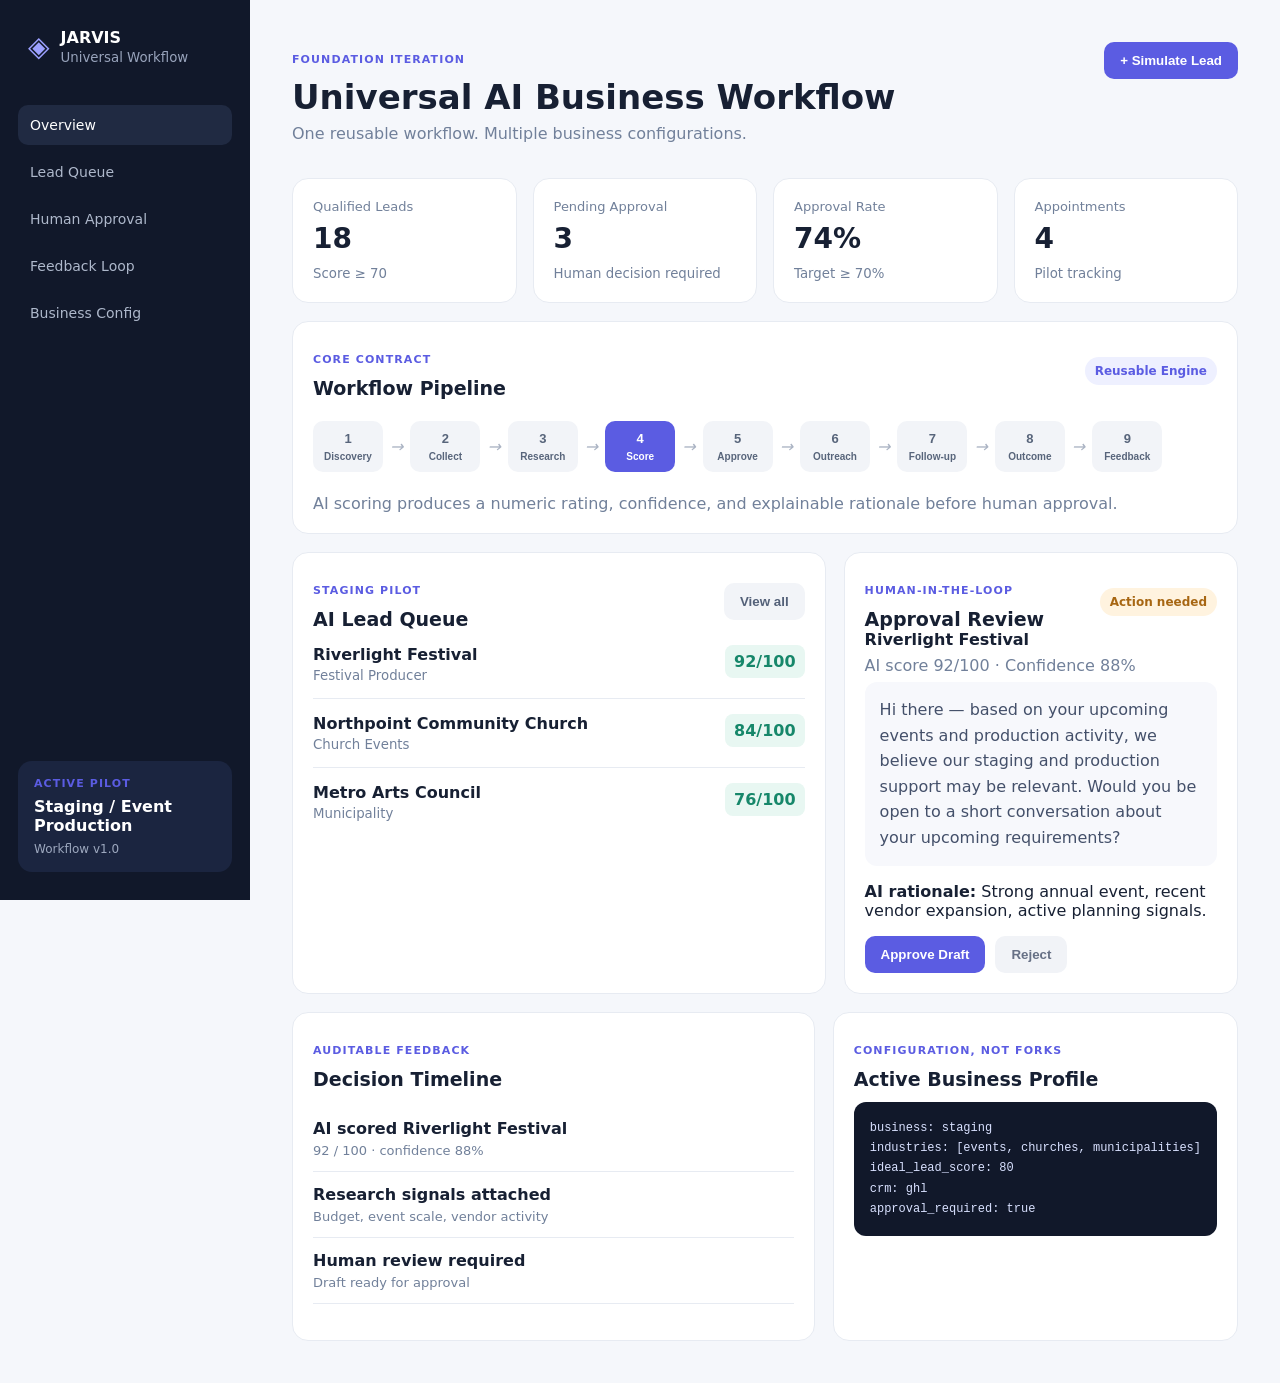
<file: index.html>
<!doctype html>
<html lang="en">
<head>
  <meta charset="UTF-8" />
  <meta name="viewport" content="width=device-width, initial-scale=1.0" />
  <title>Universal AI Workflow</title>
  <link rel="stylesheet" href="./styles.css" />
</head>
<body>
  <aside class="sidebar">
    <div class="brand"><span class="mark">◈</span><div><strong>JARVIS</strong><small>Universal Workflow</small></div></div>
    <nav>
      <a class="active" href="#dashboard">Overview</a>
      <a href="#leads">Lead Queue</a>
      <a href="#approval">Human Approval</a>
      <a href="#feedback">Feedback Loop</a>
      <a href="#config">Business Config</a>
    </nav>
    <div class="pilot"><small>ACTIVE PILOT</small><strong>Staging / Event Production</strong><span>Workflow v1.0</span></div>
  </aside>

  <main>
    <header>
      <div><p class="eyebrow">FOUNDATION ITERATION</p><h1 id="dashboard">Universal AI Business Workflow</h1><p class="muted">One reusable workflow. Multiple business configurations.</p></div>
      <button id="newLead">+ Simulate Lead</button>
    </header>

    <section class="metrics" aria-label="Pilot metrics">
      <article><span>Qualified Leads</span><strong id="qualified">18</strong><small>Score ≥ 70</small></article>
      <article><span>Pending Approval</span><strong id="pendingCount">3</strong><small>Human decision required</small></article>
      <article><span>Approval Rate</span><strong>74%</strong><small>Target ≥ 70%</small></article>
      <article><span>Appointments</span><strong>4</strong><small>Pilot tracking</small></article>
    </section>

    <section class="workflow-card">
      <div class="section-heading"><div><p class="eyebrow">CORE CONTRACT</p><h2>Workflow Pipeline</h2></div><span class="status">Reusable Engine</span></div>
      <div class="pipeline" id="pipeline">
        <button data-stage="discovery">1 <span>Discovery</span></button>
        <i>→</i><button data-stage="collection">2 <span>Collect</span></button>
        <i>→</i><button data-stage="research">3 <span>Research</span></button>
        <i>→</i><button data-stage="scoring" class="selected">4 <span>Score</span></button>
        <i>→</i><button data-stage="approval">5 <span>Approve</span></button>
        <i>→</i><button data-stage="outreach">6 <span>Outreach</span></button>
        <i>→</i><button data-stage="followup">7 <span>Follow-up</span></button>
        <i>→</i><button data-stage="outcome">8 <span>Outcome</span></button>
        <i>→</i><button data-stage="feedback">9 <span>Feedback</span></button>
      </div>
      <p id="stageDescription">AI scoring produces a numeric rating, confidence, and explainable rationale before human approval.</p>
    </section>

    <section class="grid">
      <article class="panel" id="leads">
        <div class="section-heading"><div><p class="eyebrow">STAGING PILOT</p><h2>AI Lead Queue</h2></div><button class="ghost">View all</button></div>
        <div id="leadList"></div>
      </article>

      <article class="panel approval" id="approval">
        <div class="section-heading"><div><p class="eyebrow">HUMAN-IN-THE-LOOP</p><h2>Approval Review</h2></div><span class="status warning">Action needed</span></div>
        <div id="approvalPanel"></div>
      </article>
    </section>

    <section class="grid bottom">
      <article class="panel" id="feedback">
        <p class="eyebrow">AUDITABLE FEEDBACK</p><h2>Decision Timeline</h2>
        <ul class="timeline">
          <li><b>AI scored Riverlight Festival</b><span>92 / 100 · confidence 88%</span></li>
          <li><b>Research signals attached</b><span>Budget, event scale, vendor activity</span></li>
          <li><b>Human review required</b><span>Draft ready for approval</span></li>
        </ul>
      </article>
      <article class="panel" id="config">
        <p class="eyebrow">CONFIGURATION, NOT FORKS</p><h2>Active Business Profile</h2>
        <pre>business: staging
industries: [events, churches, municipalities]
ideal_lead_score: 80
crm: ghl
approval_required: true</pre>
      </article>
    </section>
  </main>
  <script src="./app.js"></script>
</body>
</html>
</file>
<file: styles.css>
:root{--bg:#f5f7fb;--panel:#fff;--ink:#172033;--muted:#71809a;--line:#e7ebf2;--accent:#5b5ce2;--soft:#eef0ff;--good:#16876a;--warn:#a76612}*{box-sizing:border-box}body{margin:0;font-family:Inter,ui-sans-serif,system-ui,-apple-system,BlinkMacSystemFont,"Segoe UI",sans-serif;background:var(--bg);color:var(--ink)}.sidebar{position:fixed;width:250px;height:100vh;padding:28px 18px;background:#11182a;color:#fff;display:flex;flex-direction:column}.brand{display:flex;gap:11px;align-items:center;margin:0 10px 40px}.mark{font-size:28px;color:#9ca0ff}.brand small{display:block;color:#98a3bb;margin-top:3px}nav{display:grid;gap:7px}nav a{color:#aeb8cb;text-decoration:none;padding:12px;border-radius:10px;font-size:14px}nav a.active,nav a:hover{background:#202a42;color:#fff}.pilot{margin-top:auto;padding:16px;background:#1b2540;border-radius:14px;display:grid;gap:7px}.pilot small,.eyebrow{font-size:11px;letter-spacing:.1em;font-weight:800;color:var(--accent)}.pilot span{font-size:12px;color:#9da8be}main{margin-left:250px;padding:42px;max-width:1500px}header{display:flex;justify-content:space-between;align-items:start;margin-bottom:28px}h1{font-size:34px;margin:5px 0}h2{font-size:19px;margin:4px 0 0}.muted{color:var(--muted);margin:7px 0}button{border:0;border-radius:10px;padding:11px 16px;background:var(--accent);color:#fff;font-weight:700;cursor:pointer}.metrics{display:grid;grid-template-columns:repeat(4,1fr);gap:16px;margin-bottom:18px}.metrics article,.panel,.workflow-card{background:var(--panel);border:1px solid var(--line);border-radius:16px;padding:20px}.metrics span{font-size:13px;color:var(--muted);display:block}.metrics strong{font-size:28px;display:block;margin:8px 0}.metrics small{color:var(--muted)}.section-heading{display:flex;justify-content:space-between;align-items:center}.status{background:var(--soft);color:var(--accent);padding:7px 10px;border-radius:20px;font-size:12px;font-weight:800}.warning{background:#fff3df;color:var(--warn)}.pipeline{display:flex;align-items:center;gap:7px;overflow:auto;padding:22px 0}.pipeline button{min-width:70px;background:#f2f4f8;color:#58657b;padding:10px;font-size:13px}.pipeline button span{display:block;font-size:10px;margin-top:5px}.pipeline button.selected{background:var(--accent);color:#fff}.pipeline i{color:#aab3c3}.workflow-card>p{color:var(--muted);margin:0}.grid{display:grid;grid-template-columns:1.15fr .85fr;gap:18px;margin-top:18px}.lead{padding:15px 0;border-bottom:1px solid var(--line);display:flex;justify-content:space-between;gap:16px}.lead:last-child{border-bottom:0}.lead strong,.lead small{display:block}.lead small{color:var(--muted);margin-top:4px}.score{font-weight:800;color:var(--good);background:#e8f7f2;padding:7px 9px;border-radius:8px;height:max-content}.ghost{background:#f2f4f8;color:#536078}.draft{background:#f7f8fc;padding:15px;border-radius:12px;color:#44506a;line-height:1.6}.actions{display:flex;gap:10px;margin-top:14px}.reject{background:#f1f3f7;color:#667085}.timeline{list-style:none;padding:0}.timeline li{padding:13px 0;border-bottom:1px solid var(--line)}.timeline span{display:block;color:var(--muted);font-size:13px;margin-top:5px}pre{background:#11182a;color:#d9e1ff;padding:16px;border-radius:12px;overflow:auto;font-size:12px;line-height:1.7}@media(max-width:1000px){.sidebar{position:static;width:auto;height:auto}.sidebar nav{display:none}main{margin:0;padding:24px}.metrics,.grid{grid-template-columns:1fr 1fr}}@media(max-width:650px){header,.metrics,.grid{display:block}.metrics article{margin-bottom:10px}header button{margin-top:12px}.grid .panel{margin-top:16px}h1{font-size:27px}}
</file>
